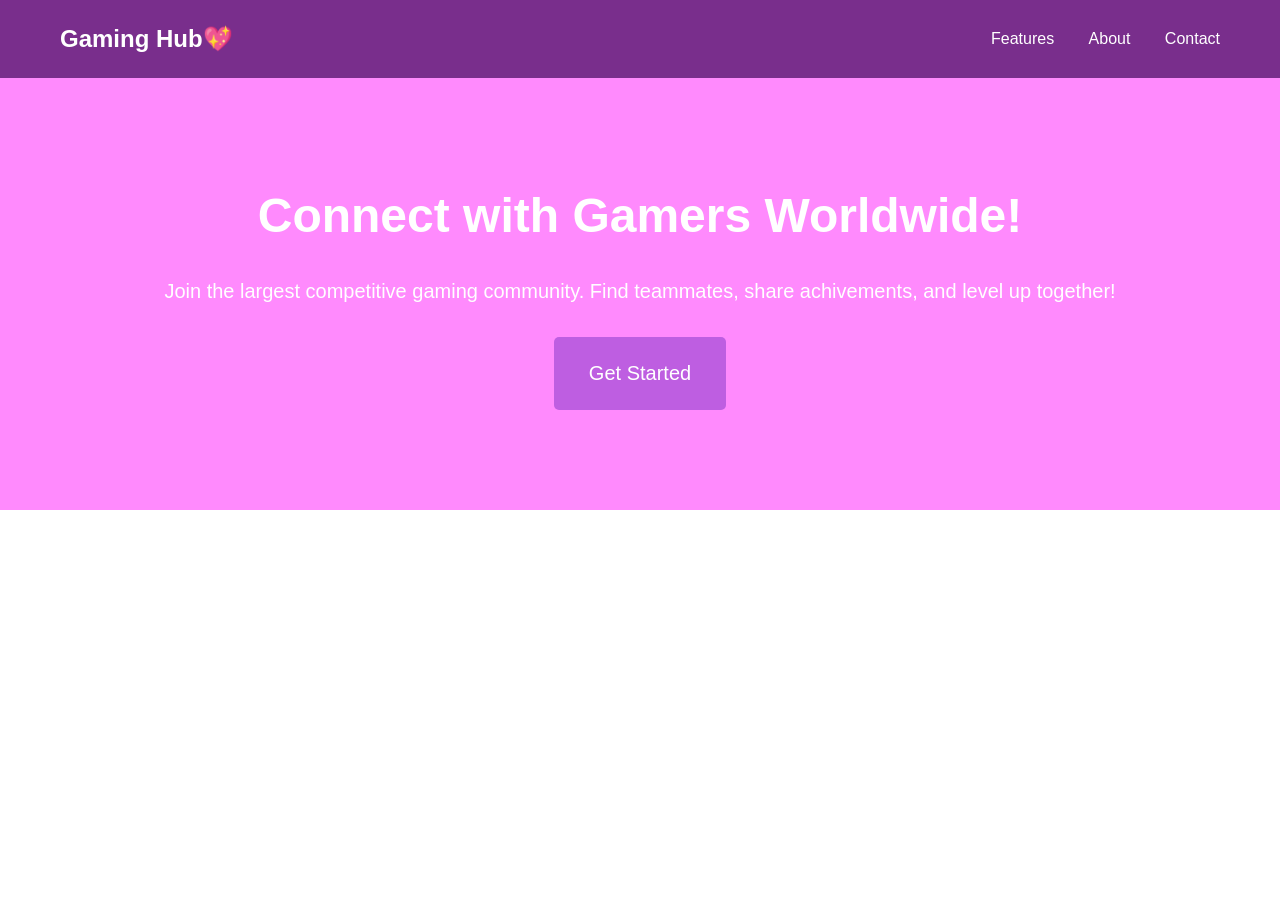
<file: index.html>
<!DOCTYPE html>
<html lang="en">
<head>
    <meta charset="UTF-8">
    <meta name="viewport" content="width=device-width, initial-scale=1.0">
    <title>GameHub - Your Gaming Community</title>
    <link rel="stylesheet" href="style.css">
</head>
<body>
    <header class="main-header">
        <div class="container">
            <div class="logo">Gaming Hub💖</div>
            <nav class="main-nav">
                <a href="#features">Features</a>
                <a href="about">About</a>
                <a href="contact">Contact</a>
            </nav>
        </div>
    </header>
    <section class="hero">
        <div class="container">
            <h1 class="hero-title">Connect with Gamers Worldwide!</h1>
            <p class="hero-subtitle">Join the largest competitive gaming community. Find teammates, share achivements, and level up together!</p>
            <button class="btn btn-primary">Get Started</button>
        </div>
    </section>

</body>
</html>
</file>
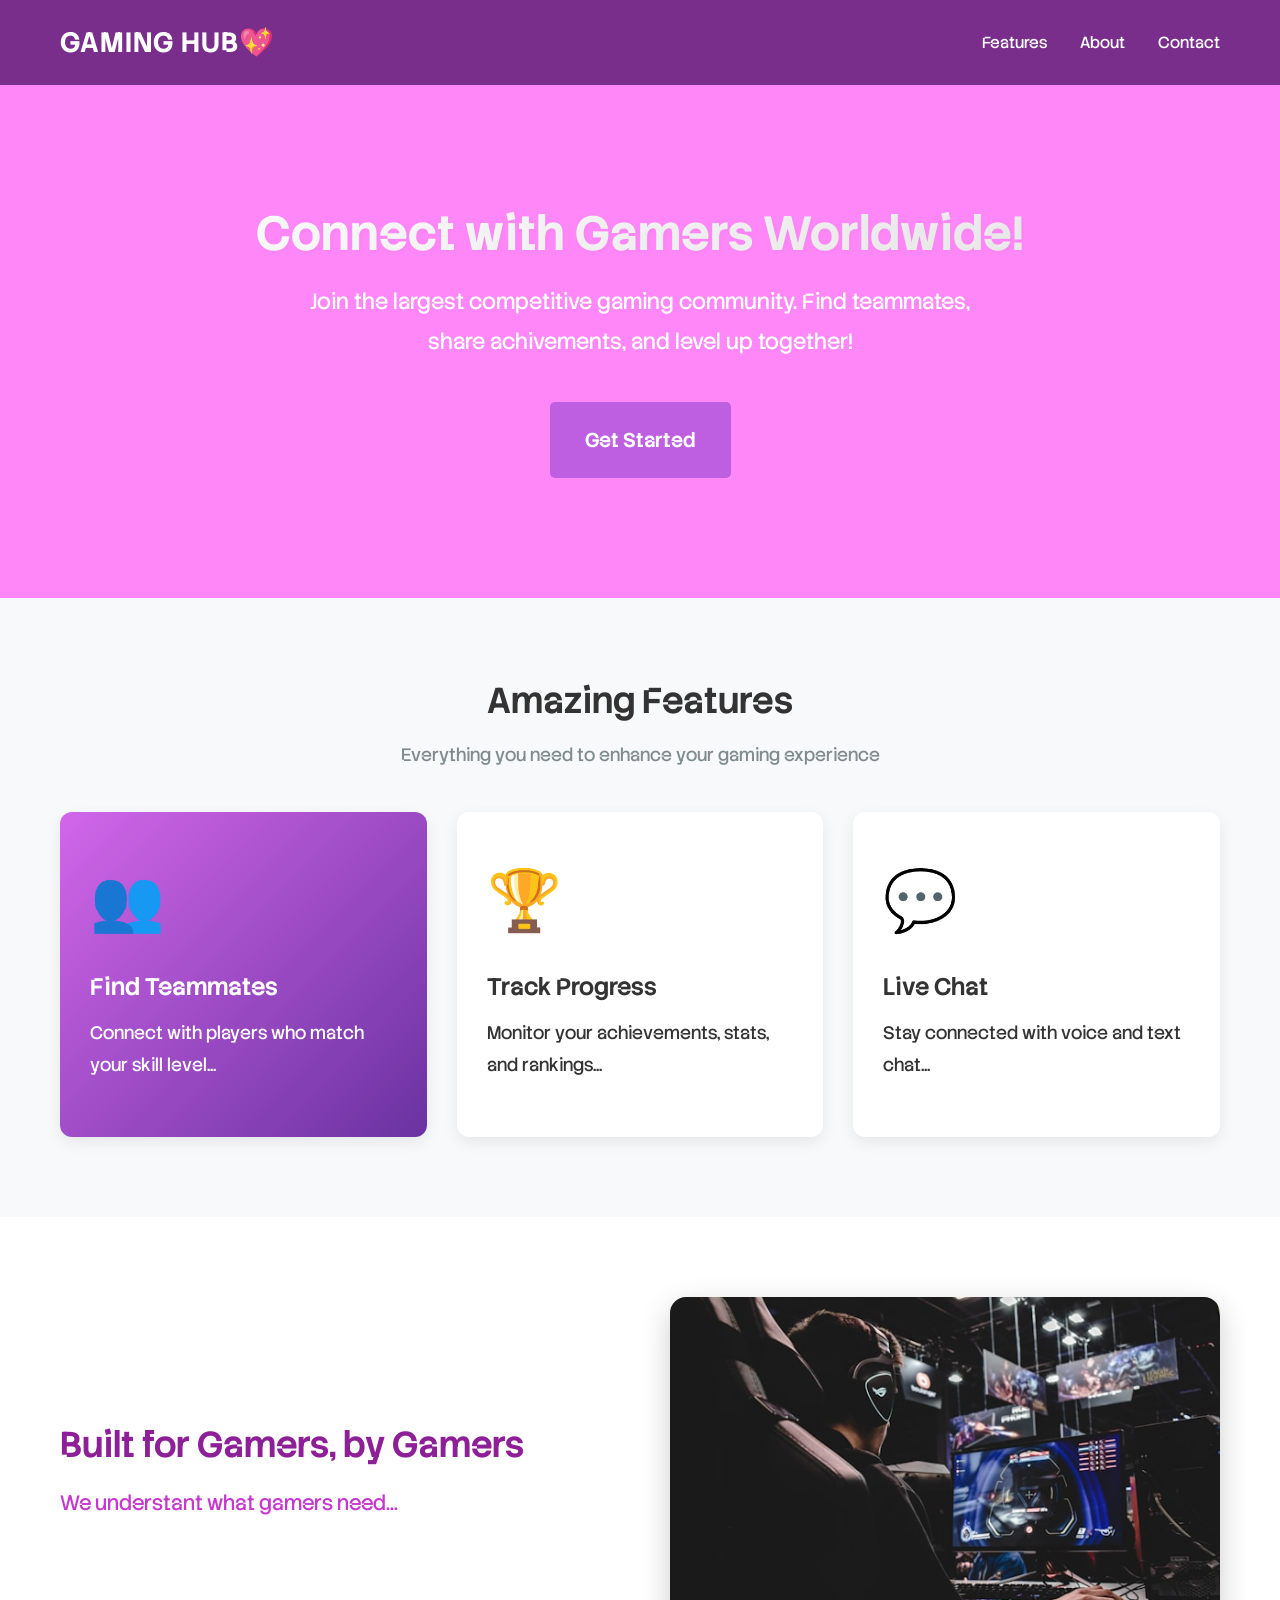
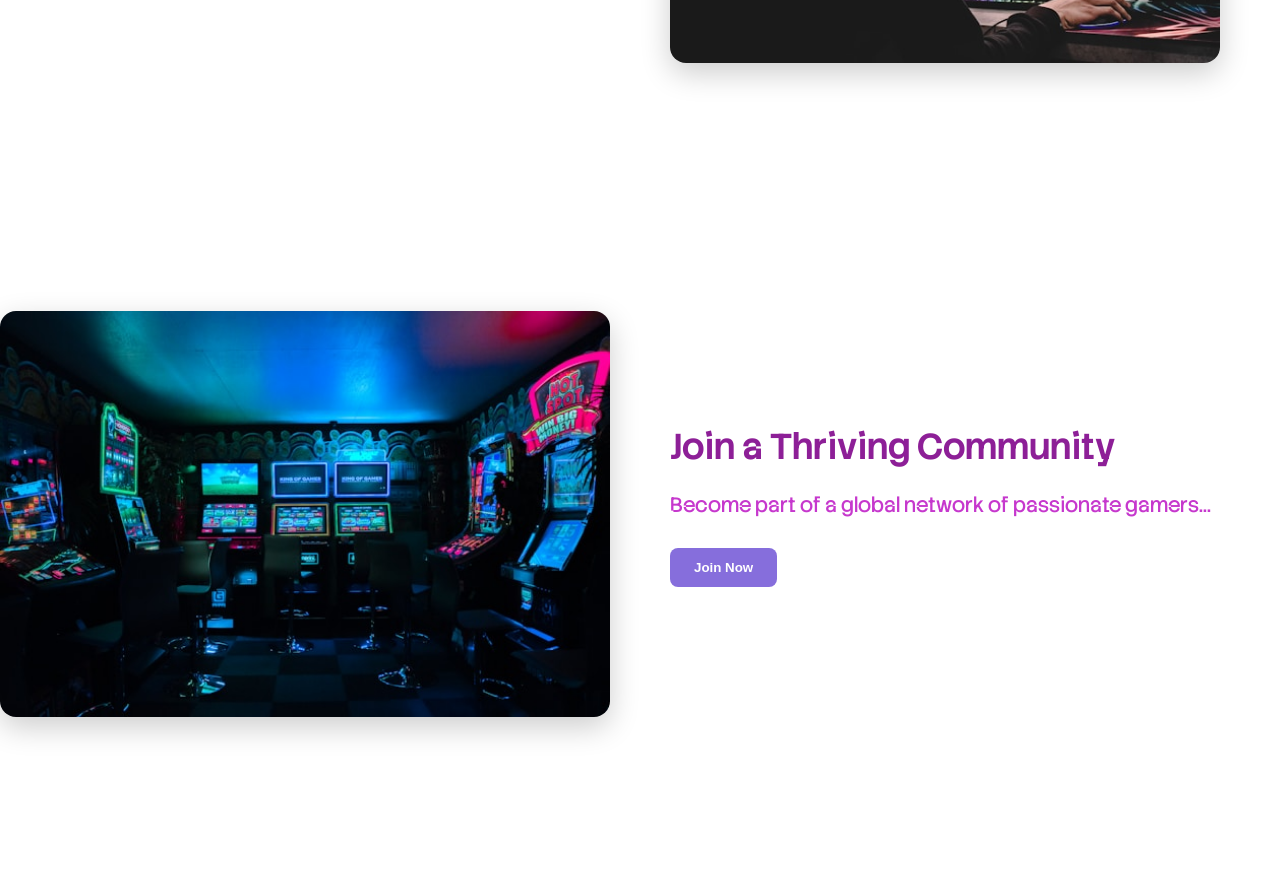
<file: Lesson10-Image-Text Sections/index.html>
<!DOCTYPE html>
<html lang="en">
<head>
    <meta charset="UTF-8">
    <meta name="viewport" content="width=device-width, initial-scale=1.0">
    <title>GameHub - Your Gaming Community</title>
    <link rel="stylesheet" href="style.css">
    <link rel="preconnect" href="https://fonts.googleapis.com">
    <link rel="preconnect" href="https://fonts.gstatic.com" crossorigin>
    <link rel="preconnect" href="https://fonts.googleapis.com">
    <link rel="preconnect" href="https://fonts.gstatic.com" crossorigin>
    <link href="https://fonts.googleapis.com/css2?family=Stack+Sans+Notch:wght@200..700&display=swap" rel="stylesheet">
<body>
    <header class="main-header">
        <div class="container">
            <div class="logo">Gaming Hub💖</div>
            <nav class="main-nav">
                <a href="#features">Features</a>
                <a href="about">About</a>
                <a href="contact">Contact</a>
            </nav>
        </div>
    </header>
    <section class="hero">
        <div class="container">
            <h1 class="hero-title">Connect with Gamers Worldwide!</h1>
            <p class="hero-subtitle">Join the largest competitive gaming community. Find teammates, share achivements, and level up together!</p>
            <button class="btn btn-primary">Get Started</button>
        </div>
    </section>

    <section id="features" class="features">
    <div class="container">
        <h2 class="section-title">Amazing Features</h2>
        <p class="section-subtitle">
            Everything you need to enhance your gaming experience
        </p>
        
        <br>
        
        <div class="features-grid">
            <div class="feature-card">
                <div class="feature-icon">👥</div>
                <h3>Find Teammates</h3>
                <p>
                    Connect with players who match your skill level...
                </p>
            </div>
            
            <div class="feature-card">
                <div class="feature-icon">🏆</div>
                <h3>Track Progress</h3>
                <p>
                    Monitor your achievements, stats, and rankings...
                </p>
            </div>
            
            <div class="feature-card">
                <div class="feature-icon">💬</div>
                <h3>Live Chat</h3>
                <p>
                    Stay connected with voice and text chat...
                </p>
            </div>
        </div>
    </div>
</section>

    <!-- About Section -->
     <section class="about" id="about">
        <div class="container">
            <div class="about-content">
                <div class="about-text">
                    <h2>Built for Gamers, by Gamers</h2>
                    <p>We understant what gamers need...</p>
                </div>
                <div class="about-image">
                <img src="images/gamers.jpg" alt="Gaming Setup" width="600px">
                </div>
            </div>
        </div>
     </section>
     <section class="community" id="community">
        <div class="community">
            <div class="community-content">
                <div class="community-text">
                    <h2>Join a Thriving Community</h2>
                    <p>Become part of a global network of passionate gamers...</p>
                    <button class="join-btn">Join Now</button>
                </div>
                <div class="community-image">
                <img src="images/community.jpg" alt="Gaming community" width="600px">
                </div>
            </div>
        </div>
     </section>
</body>
</html>
</file>
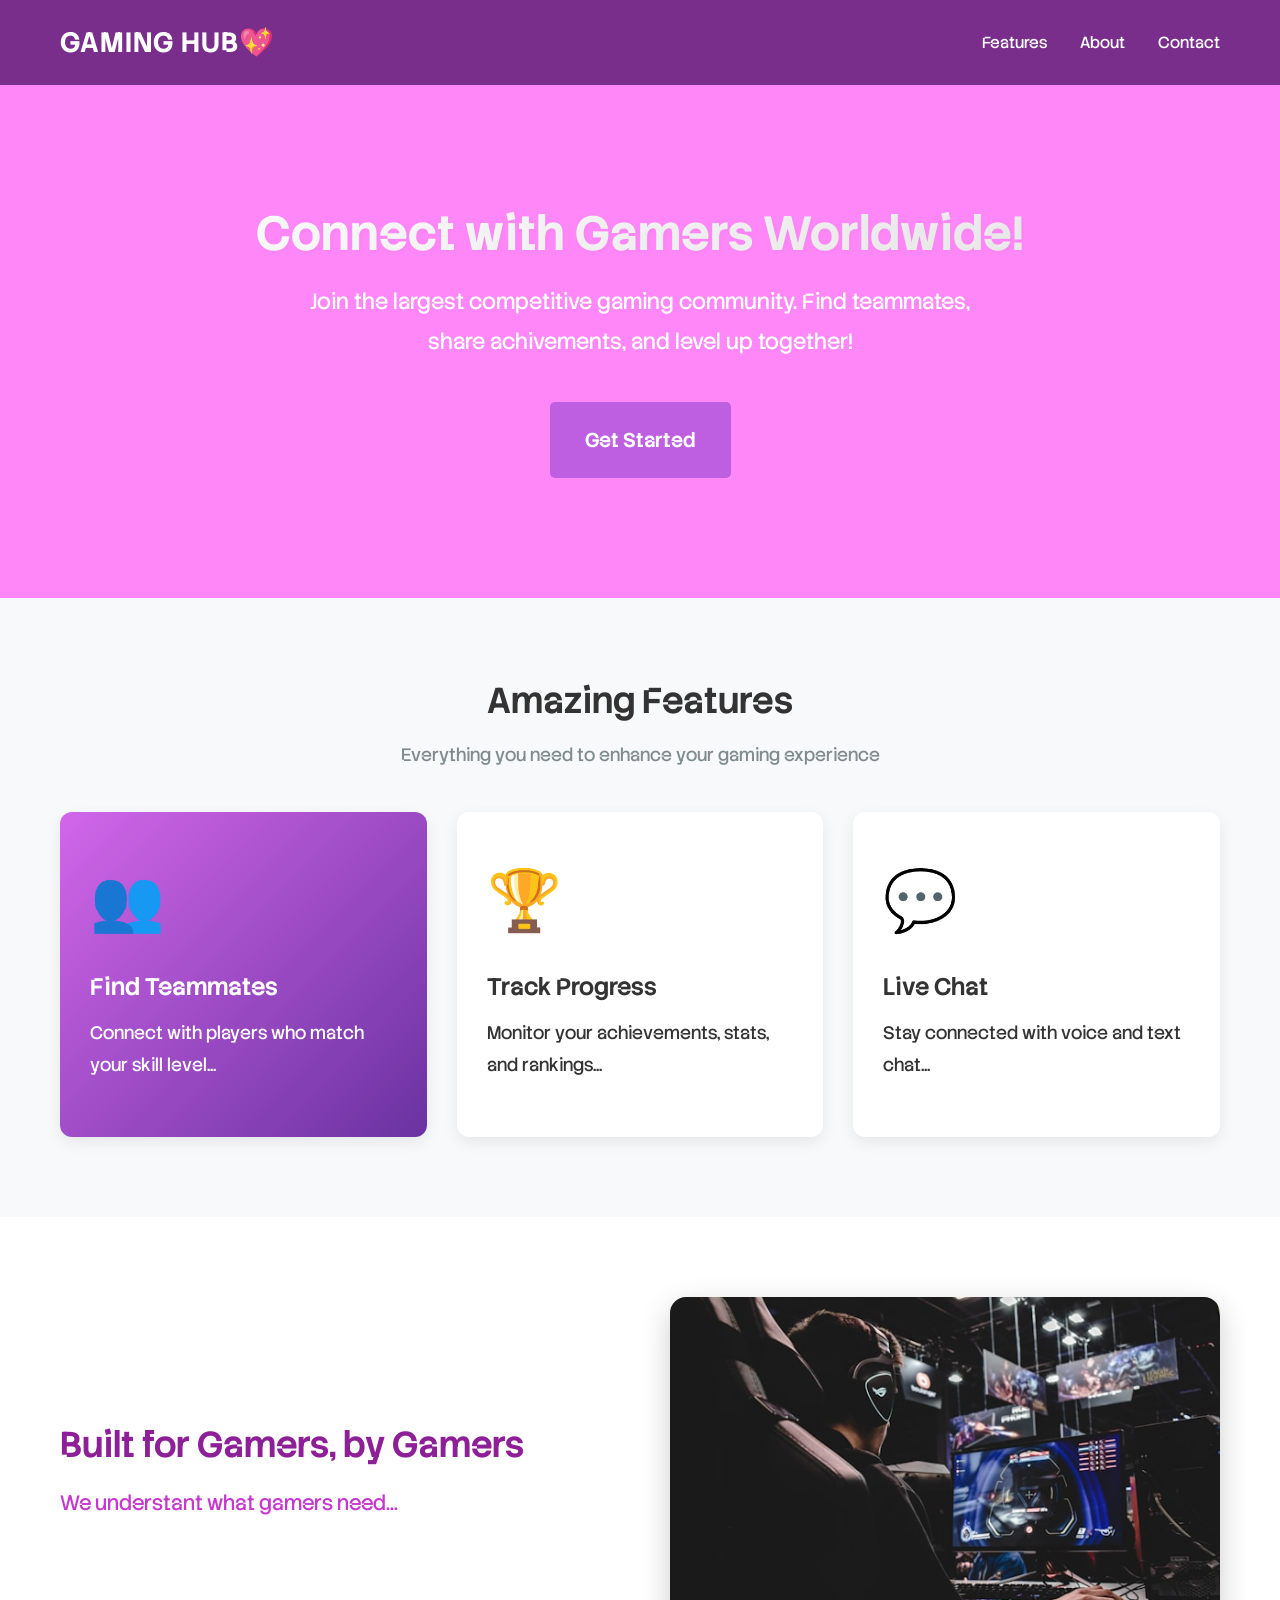
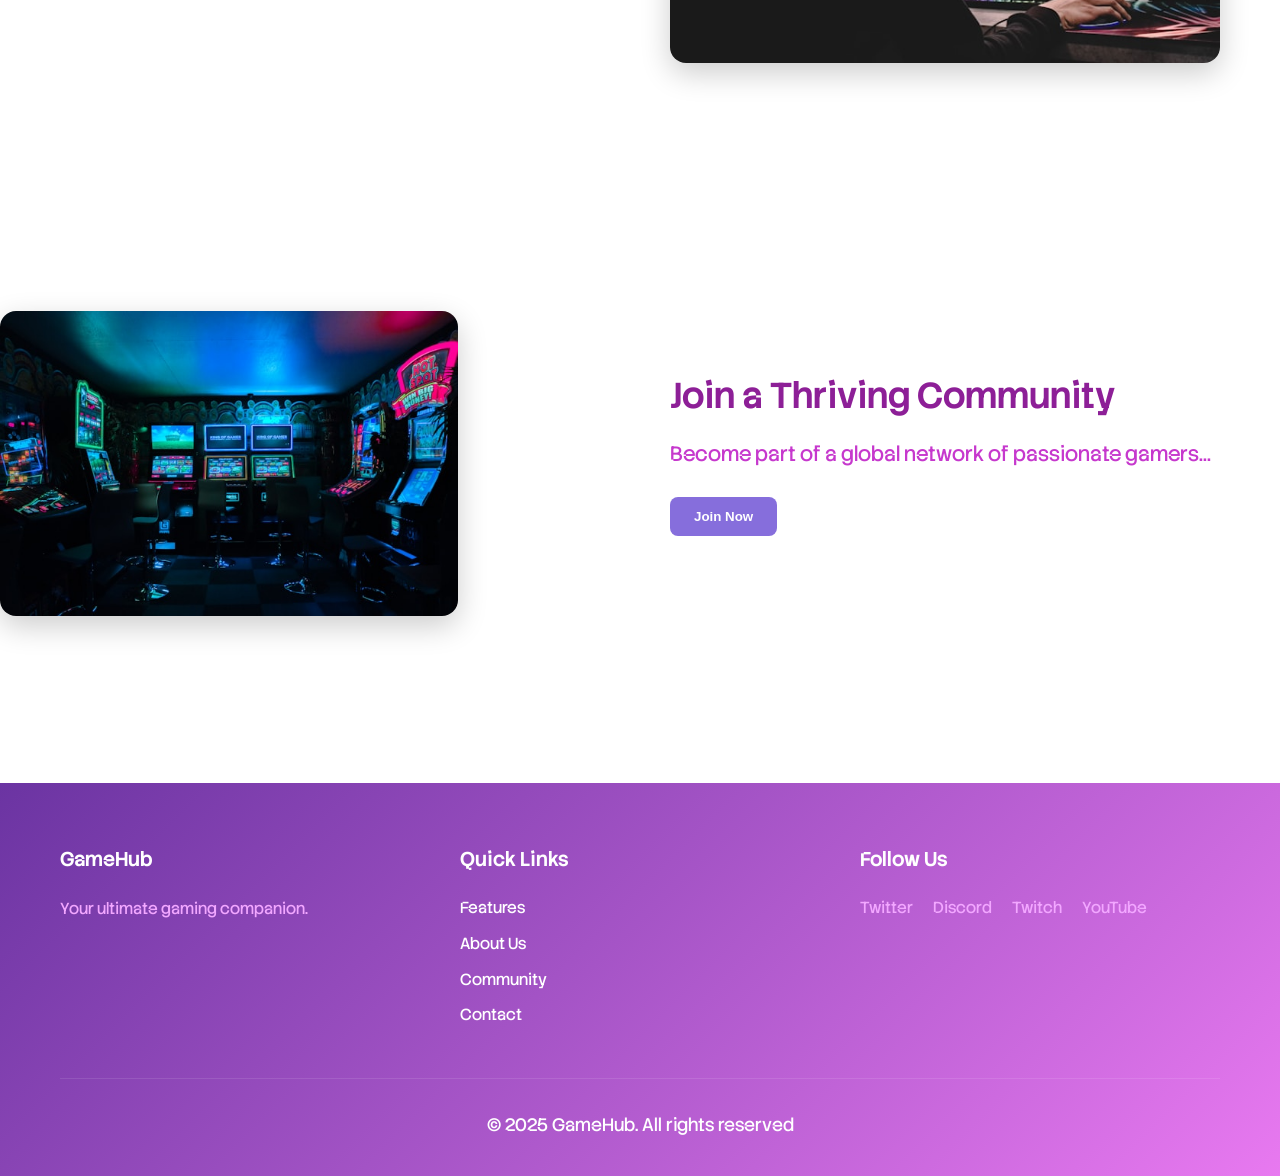
<file: Lesson12-Footer/index.html>
<!DOCTYPE html>
<html lang="en">
<head>
    <meta charset="UTF-8">
    <meta name="viewport" content="width=device-width, initial-scale=1.0">
    <title>GameHub - Your Gaming Community</title>
    <link rel="stylesheet" href="style.css">
    <link rel="preconnect" href="https://fonts.googleapis.com">
    <link rel="preconnect" href="https://fonts.gstatic.com" crossorigin>
    <link rel="preconnect" href="https://fonts.googleapis.com">
    <link rel="preconnect" href="https://fonts.gstatic.com" crossorigin>
    <link href="https://fonts.googleapis.com/css2?family=Stack+Sans+Notch:wght@200..700&display=swap" rel="stylesheet">
<body>
    <header class="main-header">
        <div class="container">
            <div class="logo">Gaming Hub💖</div>
            <nav class="main-nav">
                <a href="#features">Features</a>
                <a href="about">About</a>
                <a href="contact">Contact</a>
            </nav>
        </div>
    </header>
    <section class="hero">
        <div class="container">
            <h1 class="hero-title">Connect with Gamers Worldwide!</h1>
            <p class="hero-subtitle">Join the largest competitive gaming community. Find teammates, share achivements, and level up together!</p>
            <button class="btn btn-primary">Get Started</button>
        </div>
    </section>

    <section id="features" class="features">
    <div class="container">
        <h2 class="section-title">Amazing Features</h2>
        <p class="section-subtitle">
            Everything you need to enhance your gaming experience
        </p>
        
        <br>
        
        <div class="features-grid">
            <div class="feature-card">
                <div class="feature-icon">👥</div>
                <h3>Find Teammates</h3>
                <p>
                    Connect with players who match your skill level...
                </p>
            </div>
            
            <div class="feature-card">
                <div class="feature-icon">🏆</div>
                <h3>Track Progress</h3>
                <p>
                    Monitor your achievements, stats, and rankings...
                </p>
            </div>
            
            <div class="feature-card">
                <div class="feature-icon">💬</div>
                <h3>Live Chat</h3>
                <p>
                    Stay connected with voice and text chat...
                </p>
            </div>
        </div>
    </div>
</section>

    <!-- About Section -->
     <section class="about" id="about">
        <div class="container">
            <div class="about-content">
                <div class="about-text">
                    <h2>Built for Gamers, by Gamers</h2>
                    <p>We understant what gamers need...</p>
                </div>
                <div class="about-image">
                <img src="images/gamers.jpg" alt="Gaming Setup" width="600px">
                </div>
            </div>
        </div>
     </section>
     <section class="community" id="community">
        <div class="community">
            <div class="community-content">
                <div class="community-text">
                    <h2>Join a Thriving Community</h2>
                    <p>Become part of a global network of passionate gamers...</p>
                    <button class="join-btn">Join Now</button>
                </div>
                <div class="community-image">
                <img src="images/community.jpg" alt="Gaming community" width="600px">
                </div>
            </div>
        </div>
     </section>
     
     <footer class="main-footer" id="contact">
        <div class="container">
            <div class="footer-content">
                <div class="footer-section">
                    <h3>GameHub</h3>
                    <p>Your ultimate gaming companion.</p>
                </div>

                <div class="footer-section">
                    <h3>Quick Links</h3>
                    <!-- ul.footer-links>li*4>a -->
                    <ul class="footer-links">
                        <li><a href="#features"></a>Features</li>
                        <li><a href="#about"></a>About Us</li>
                        <li><a href="#community"></a>Community</li>
                        <li><a href="#contact"></a>Contact</li>
                    </ul>
                </div>

                <div class="footer-section">
                    <h3>Follow Us</h3>
                    <div class="social-links">
                        <a href="#">Twitter</a>
                        <a href="#">Discord</a>
                        <a href="#">Twitch</a>
                        <a href="#">YouTube</a>
                    </div>
                </div>

            </div>
          <div class="footer-bottom">
            <p>&copy; 2025 GameHub. All rights reserved</p>
          </div>
        </div>
     </footer>
</body>
</html>
</file>
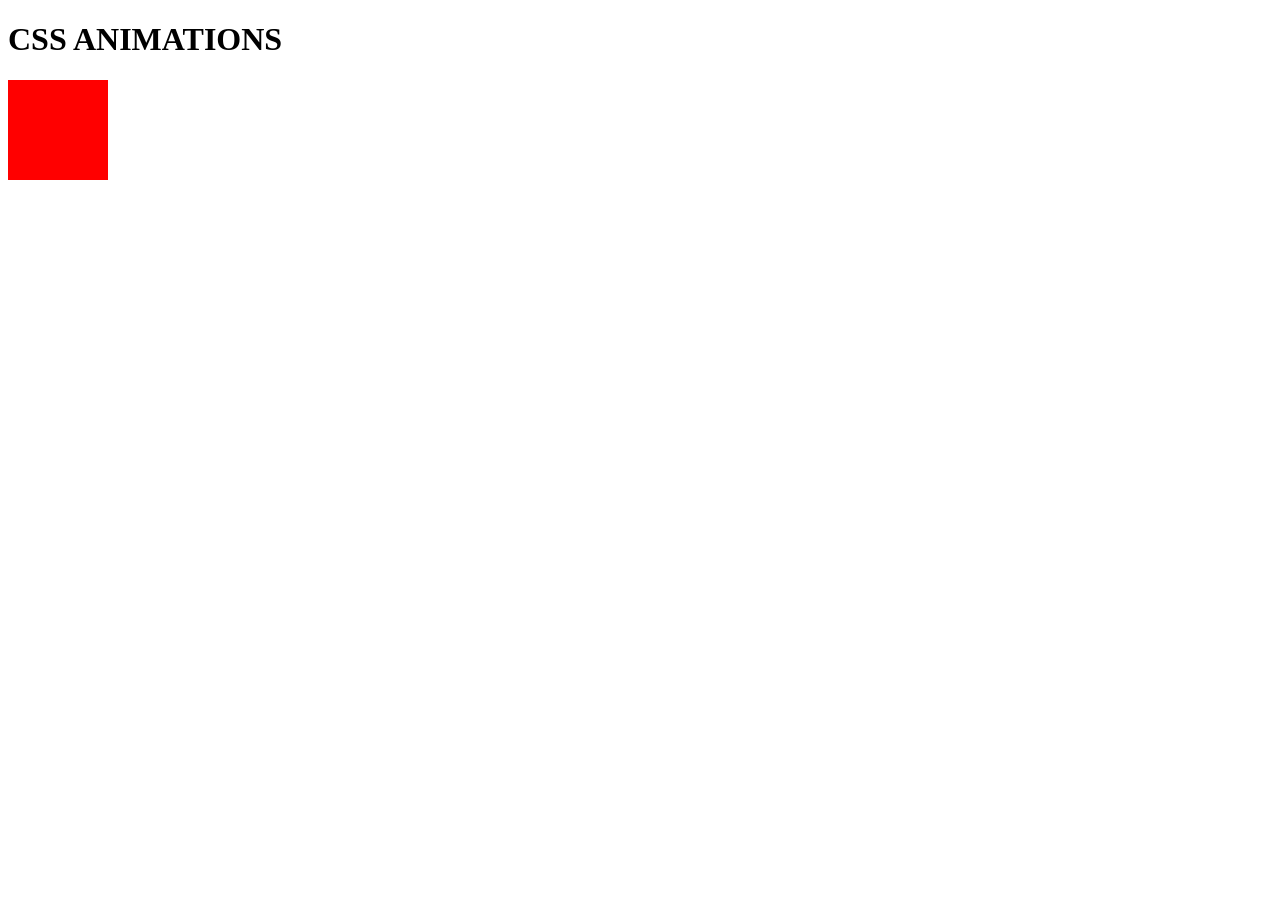
<file: Lesson13-Animations/index.html>
<!DOCTYPE html>
<html lang="en">
<head>
    <meta charset="UTF-8">
    <meta name="viewport" content="width=device-width, initial-scale=1.0">
    <title>Document</title>
    <link rel="stylesheet" href="style.css">
</head>
<body>
    <h1>CSS ANIMATIONS</h1>
    <div></div>
</body>
</html>
</file>
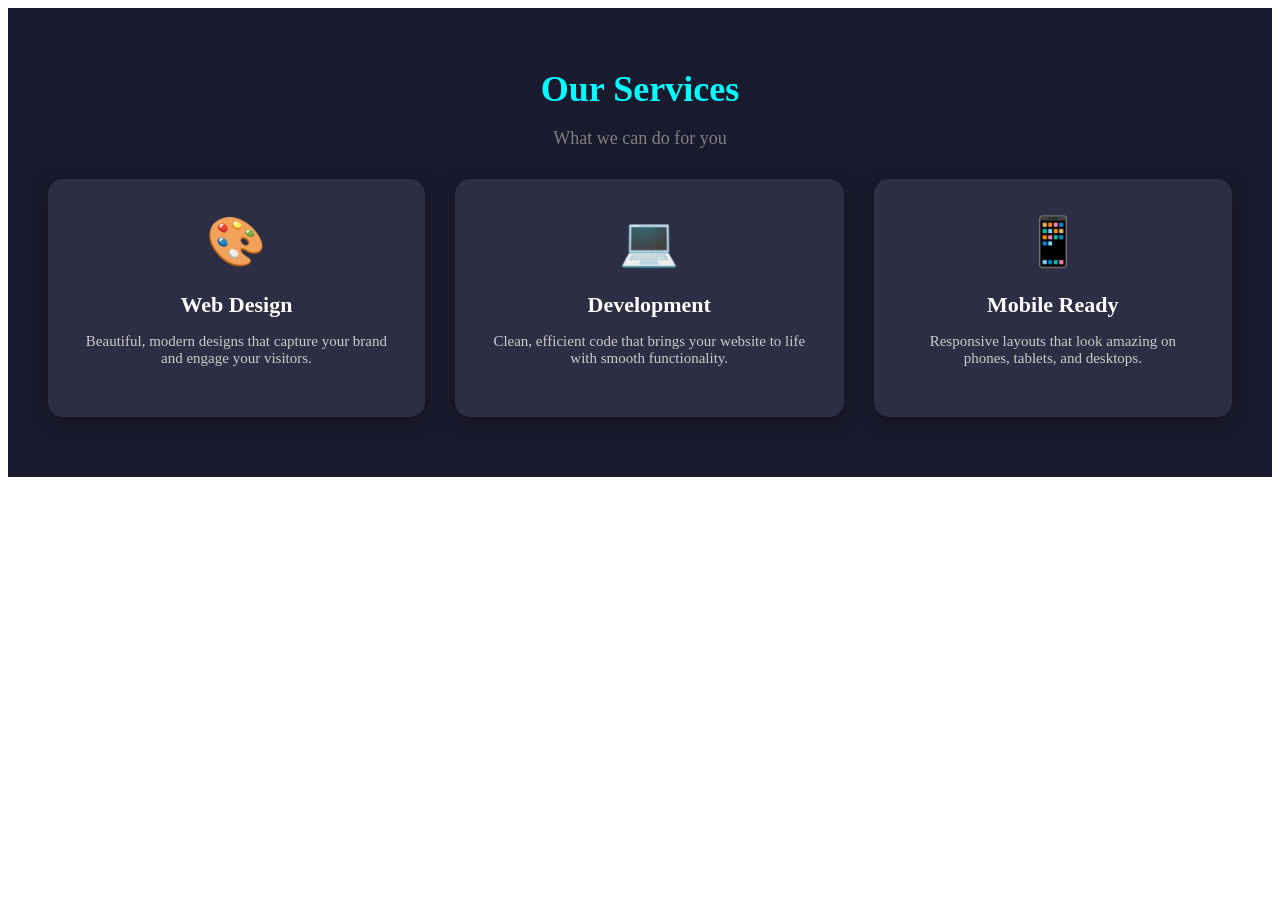
<file: Lesson15/index.html>
<!DOCTYPE html>
<html lang="en">
<head>
    <meta charset="UTF-8">
    <meta name="viewport" content="width=device-width, initial-scale=1.0">
    <title>TechServices - Practice Performance Task</title>
    <link rel="stylesheet" href="style.css">
</head>
<body>

    <!-- ============================================
         CSS PRACTICE PERFORMANCE TASK
         
         DO NOT MODIFY THIS HTML FILE!
         All your work should be in practice_styles.css
    ============================================= -->

    <section class="services">
        <h2 class="section-title">Our Services</h2>
        <p class="section-subtitle">What we can do for you</p>

        <div class="services-container">
            
            <div class="service-card">
                <div class="card-icon">🎨</div>
                <h3 class="card-title">Web Design</h3>
                <p class="card-description">Beautiful, modern designs that capture your brand and engage your visitors.</p>
            </div>

            <div class="service-card">
                <div class="card-icon">💻</div>
                <h3 class="card-title">Development</h3>
                <p class="card-description">Clean, efficient code that brings your website to life with smooth functionality.</p>
            </div>

            <div class="service-card">
                <div class="card-icon">📱</div>
                <h3 class="card-title">Mobile Ready</h3>
                <p class="card-description">Responsive layouts that look amazing on phones, tablets, and desktops.</p>
            </div>

        </div>
    </section>

</body>
</html>
</file>
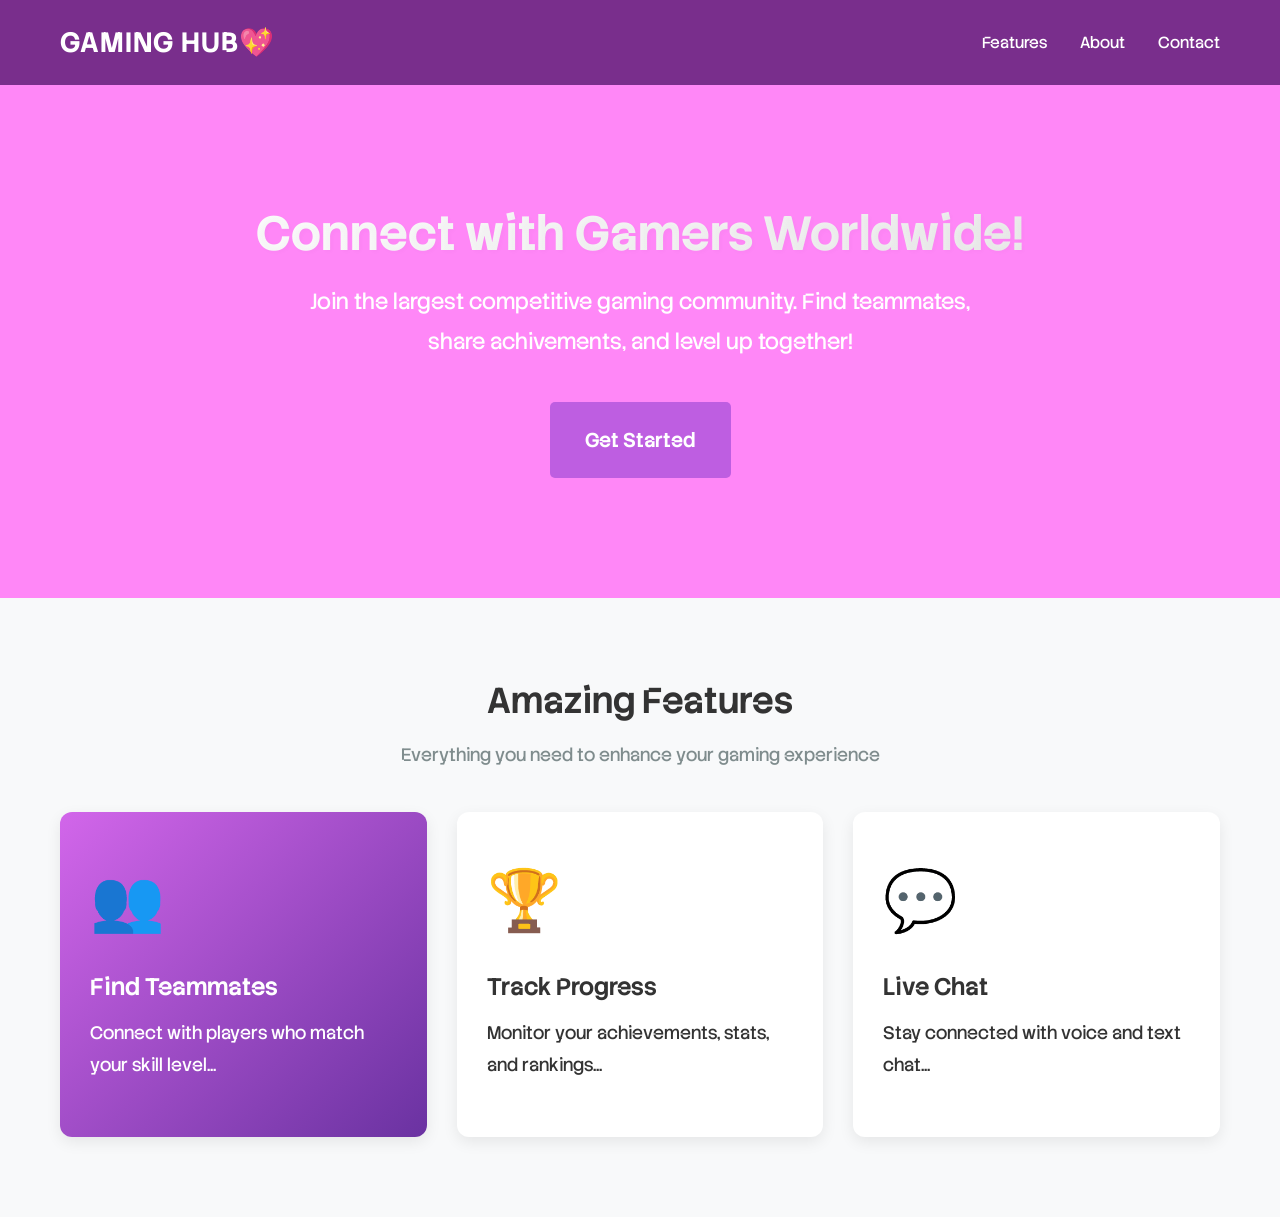
<file: Lesson8-Flexbox Card Layouts/index.html>
<!DOCTYPE html>
<html lang="en">
<head>
    <meta charset="UTF-8">
    <meta name="viewport" content="width=device-width, initial-scale=1.0">
    <title>GameHub - Your Gaming Community</title>
    <link rel="stylesheet" href="style.css">
    <link rel="preconnect" href="https://fonts.googleapis.com">
    <link rel="preconnect" href="https://fonts.gstatic.com" crossorigin>
    <link rel="preconnect" href="https://fonts.googleapis.com">
    <link rel="preconnect" href="https://fonts.gstatic.com" crossorigin>
    <link href="https://fonts.googleapis.com/css2?family=Stack+Sans+Notch:wght@200..700&display=swap" rel="stylesheet">
<body>
    <header class="main-header">
        <div class="container">
            <div class="logo">Gaming Hub💖</div>
            <nav class="main-nav">
                <a href="#features">Features</a>
                <a href="about">About</a>
                <a href="contact">Contact</a>
            </nav>
        </div>
    </header>
    <section class="hero">
        <div class="container">
            <h1 class="hero-title">Connect with Gamers Worldwide!</h1>
            <p class="hero-subtitle">Join the largest competitive gaming community. Find teammates, share achivements, and level up together!</p>
            <button class="btn btn-primary">Get Started</button>
        </div>
    </section>

    <section id="features" class="features">
    <div class="container">
        <h2 class="section-title">Amazing Features</h2>
        <p class="section-subtitle">
            Everything you need to enhance your gaming experience
        </p>
        
        <br>
        
        <div class="features-grid">
            <div class="feature-card">
                <div class="feature-icon">👥</div>
                <h3>Find Teammates</h3>
                <p>
                    Connect with players who match your skill level...
                </p>
            </div>
            
            <div class="feature-card">
                <div class="feature-icon">🏆</div>
                <h3>Track Progress</h3>
                <p>
                    Monitor your achievements, stats, and rankings...
                </p>
            </div>
            
            <div class="feature-card">
                <div class="feature-icon">💬</div>
                <h3>Live Chat</h3>
                <p>
                    Stay connected with voice and text chat...
                </p>
            </div>
        </div>
    </div>
</section>
</body>
</html>
</file>
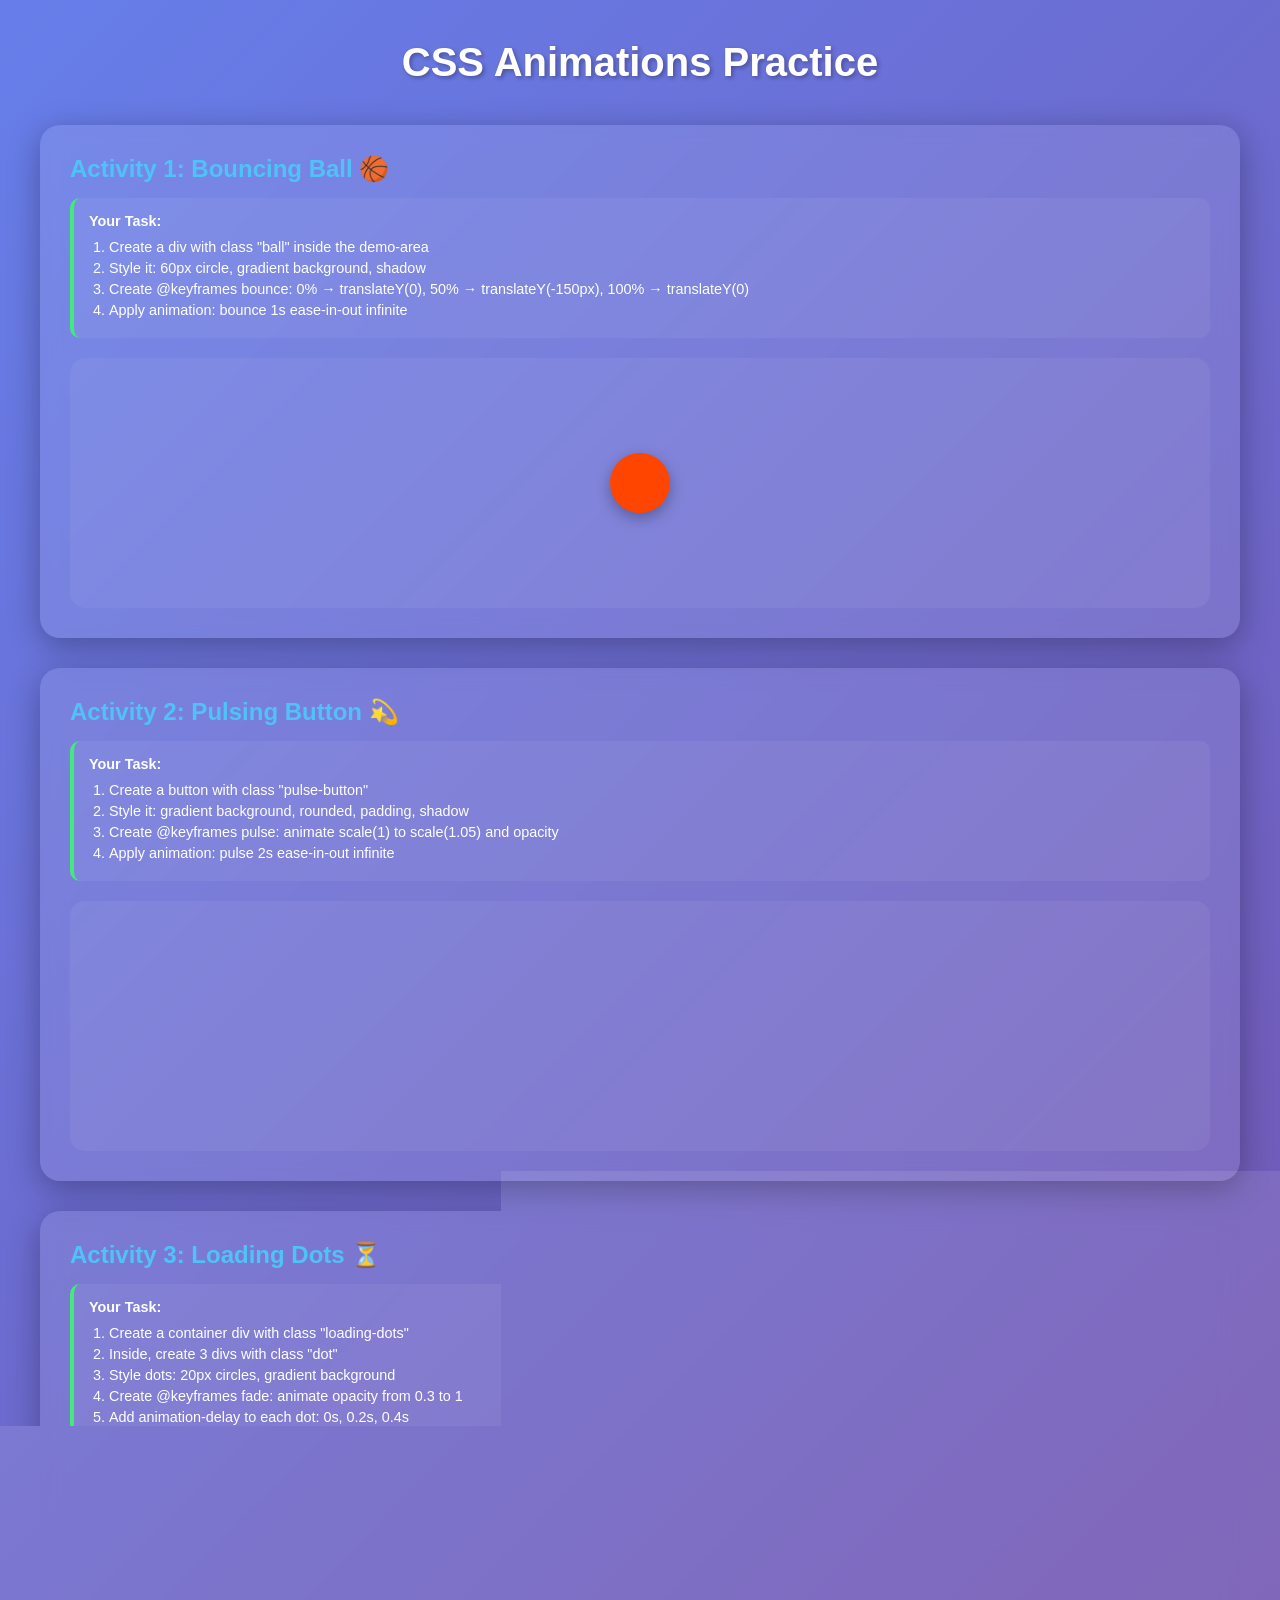
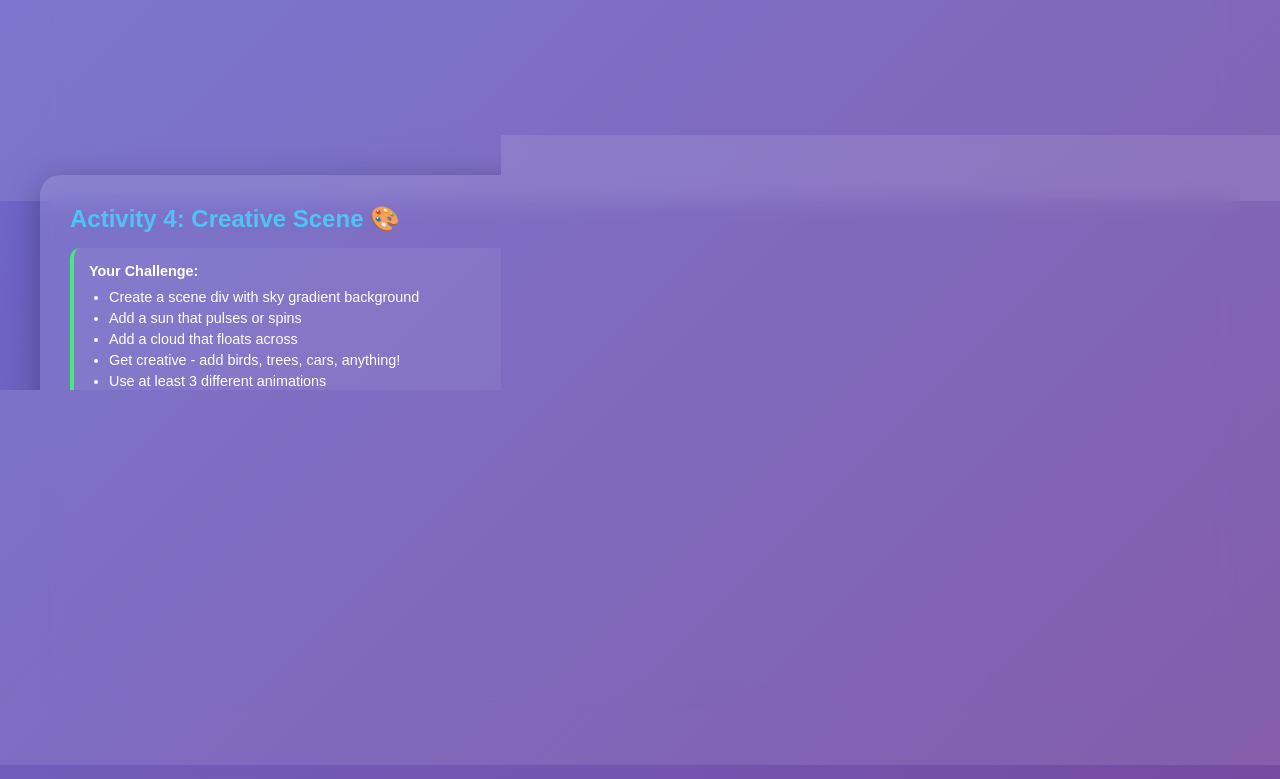
<file: Lesson13-Animations/Lesson13-Part2/L13_2_starter.html>
<!DOCTYPE html>
<html lang="en">
<head>
    <meta charset="UTF-8">
    <meta name="viewport" content="width=device-width, initial-scale=1.0">
    <title>CSS Animations Practice</title>
    <link rel="stylesheet" href="L13_2_style.css">
</head>
<body>
    <div class="container">
        <h1>CSS Animations Practice</h1>

        <!-- Activity 1: Bouncing Ball -->
        <div class="activity">
            <h2>Activity 1: Bouncing Ball 🏀</h2>
            <div class="instructions">
                <strong>Your Task:</strong>
                <ol>
                    <li>Create a div with class "ball" inside the demo-area</li>
                    <li>Style it: 60px circle, gradient background, shadow</li>
                    <li>Create @keyframes bounce: 0% → translateY(0), 50% → translateY(-150px), 100% → translateY(0)</li>
                    <li>Apply animation: bounce 1s ease-in-out infinite</li>
                </ol>
            </div>
            <div class="demo-area" id="activity1">
                <!-- TODO: Add your ball element here -->
                <div class="ball"></div>
            </div>
        </div>

        <!-- Activity 2: Pulsing Button -->
        <div class="activity">
            <h2>Activity 2: Pulsing Button 💫</h2>
            <div class="instructions">
                <strong>Your Task:</strong>
                <ol>
                    <li>Create a button with class "pulse-button"</li>
                    <li>Style it: gradient background, rounded, padding, shadow</li>
                    <li>Create @keyframes pulse: animate scale(1) to scale(1.05) and opacity</li>
                    <li>Apply animation: pulse 2s ease-in-out infinite</li>
                </ol>
            </div>
            <div class="demo-area" id="activity2">
                <!-- TODO: Add your button here -->
                
            </div>
        </div>

        <!-- Activity 3: Loading Dots -->
        <div class="activity">
            <h2>Activity 3: Loading Dots ⏳</h2>
            <div class="instructions">
                <strong>Your Task:</strong>
                <ol>
                    <li>Create a container div with class "loading-dots"</li>
                    <li>Inside, create 3 divs with class "dot"</li>
                    <li>Style dots: 20px circles, gradient background</li>
                    <li>Create @keyframes fade: animate opacity from 0.3 to 1</li>
                    <li>Add animation-delay to each dot: 0s, 0.2s, 0.4s</li>
                </ol>
            </div>
            <div class="demo-area" id="activity3">
                <!-- TODO: Add your loading dots here -->
                <div class="loading-dots">
                    <div class="dot"></div>
                    <div class="dot"></div>
                    <div class="dot"></div>
                </div>
            </div>
        </div>

        <!-- Activity 4: Creative Scene -->
        <div class="activity">
            <h2>Activity 4: Creative Scene 🎨</h2>
            <div class="instructions">
                <strong>Your Challenge:</strong>
                <ul>
                    <li>Create a scene div with sky gradient background</li>
                    <li>Add a sun that pulses or spins</li>
                    <li>Add a cloud that floats across</li>
                    <li>Get creative - add birds, trees, cars, anything!</li>
                    <li>Use at least 3 different animations</li>
                </ul>
            </div>
            <div class="demo-area" id="activity4">
                <!-- TODO: Build your creative scene here -->
                
            </div>
        </div>

    </div>
</body>
</html>
</file>
<file: style.css>
* {
    margin: 0;
    padding: 0;
    box-sizing: border-box;
}

body {
    font-family: 'Arial', sans-serif;
    line-height: 1.6;
    color: #333;
}

.container {
    max-width: 1200px;
    margin: 0 auto;
    padding: 0 20px;
}

.main-header {
    background-color: #792e8c;
    padding: 20px 0;
}

.main-header .container {
    display: flex;
    justify-content: space-between;
    align-items: center;
}

.logo {
    font-size: 24px;
    font-weight: bold;
    color: #ffffff;
    transition: transform 0.3s ease;
}

.logo:hover {
    transform: scale(1.1);
    cursor: pointer;
}

.main-nav a {
    color: #ffffff;
    text-decoration: none;
    margin-left: 30px;
    transition: color 0.4s ease;
}

.main-nav a:hover {
    color: #74e3ff;
        text-decoration: underline;
}

.main-nav a:focus {
    outline: 2px solid #74e3ff;
    outline-offset: 4px;
}

.hero {
    background-color: #ff8afd;
    color: #ffffff;
    padding: 100px 0;
    text-align: center;
}

.hero-title {
    font-size: 48px;
    margin-bottom: 20px;
    transition: color 0.3s ease, transform 0.3s ease;
}

.hero-title:hover {
    color: #d2f5ff;
    transform: scale(1.02);
}

.hero-subtitle {
    font-size: 20px;
    margin-bottom: 30px;
}

.btn {
    padding: 25px 35px;
    font-size: 20px;
    border: none;
    border-radius: 5px;
    cursor: pointer;
    transition: transform 0.3s ease, opacity 0.3s ease;
}

.btn:hover {
    transform: translateY(-2px) scale(1.05);
    opacity: 0.9;
}

.btn:active {
    transform: translateY(0);
}

.btn-primary {
    background-color: #be5ee1;
    color: #ffffff;
}
</file>
<file: Lesson10-Image-Text Sections/style.css>
* {
    margin: 0;
    padding: 0;
    box-sizing: border-box;
}

body {
    font-family: 'Arial', sans-serif;
    line-height: 1.6;
    color: #333;
}

.container {
    max-width: 1200px;
    margin: 0 auto;
    padding: 0 20px;
}

.main-header {
    background-color: #792e8c;
    padding: 20px 0;
}

.main-header .container {
    display: flex;
    justify-content: space-between;
    align-items: center;
}

.logo {
    font-size: 28px;
    font-weight: 700;
    color: #ffffff;
    letter-spacing: 1px;
    text-transform: uppercase;
    transition: transform 0.3s ease;
}

.logo:hover {
    transform: scale(1.1);
    cursor: pointer;
}

.main-nav a {
    color: #ffffff;
    text-decoration: none;
    margin-left: 30px;
    transition: color 0.4s ease;
}

.main-nav a:hover {
    color: #74e3ff;
        text-decoration: underline;
}

.main-nav a:focus {
    outline: 2px solid #74e3ff;
    outline-offset: 4px;
}

.hero {
    background-color: #ff8afd;
    color: #ffffff;
    padding: 100px 0;
    text-align: center;
}

.hero-title {
    font-size: 48px;
    margin-bottom: 20px;
    transition: color 0.3s ease, transform 0.3s ease;
    text-shadow: 2px 2px 4px rgba(0,0,0,0.02);
    background: linear-gradient(135deg, #ffffff 0%, #e7e7e7 100%);
    -webkit-background-clip: text;
    -webkit-text-fill-color: transparent;
    background-clip: text;
}

.hero-title:hover {
    color: #d2f5ff;
    transform: scale(1.02);
}

.hero-subtitle {
    font-size: 20px;
    margin-bottom: 30px;
}

.btn {
    padding: 25px 35px;
    font-size: 20px;
    border: none;
    border-radius: 5px;
    cursor: pointer;
    transition: transform 0.3s ease, opacity 0.3s ease;
    font-weight: 600;
    font-family: Stack Sans Notch;
}

.btn:hover {
    transform: translateY(-2px) scale(1.05);
    opacity: 0.9;
}

.btn:active {
    transform: translateY(0);
}

.btn-primary {
    background-color: #be5ee1;
    color: #ffffff;
}

.feature-card:nth-child(1) {
    background: linear-gradient(135deg, #d266ea 0%, #6a32a1 100%);
    color: white;
}

.feature-card:nth-child(1) h3, .feature-card:nth-child(1) p {
    color: white;
}

.feature-icon {
    font-size: 60px;
    margin-bottom: 20px;
    transition: transform 0.3s ease;
}

.feature-card:hover .feature-icon {
    transform: scale(1.2) rotate(5deg);
}

.feature-card {
    min-width: 280px;
}

feature-icon {
    font-size: 60px;
    width: 100px;
    height: 100px;
    background-color: #cde1eb;
    border-radius: 50%;
    display: flex;
    align-items: center;
    justify-content: center;
    margin: 0 auto 20px;
}

.features { padding: 80px 0; background-color: #f8f9fa; }
.section-title { text-align: center; font-size: 36px; }
.section-subtitle { text-align: center; color: #7f8c8d; }

.features-grid {
    display: flex;
    justify-content: space-between;
    gap: 30px;
}

.feature-card {
    background-color: #ffffff;
    padding: 40px 30px;
    border-radius: 12px;
    box-shadow: 0 5px 15px rgba(0,0,0,0.08);
    flex: 1;
    transition: transform 0.3s, box-shadow 0.3s;
}

.feature-card:hover {
    transform: translateY(-10px);
    box-shadow: 0 10px 25px rgba(0,0,0,0.15);
}

body {
    font-family: Stack Sans Notch;
    line-height: 1.6;
    color: #333;
}

h1 {
    font-size: 56px;
    font-weight: 700;
    line-height: 1.2;
}

h2 {
    font-size: 36px;
    font-weight: 600;
    line-height: 1.3;
    margin-bottom: 15px;
}

h3 {
    font-size: 24px;
    font-weight: 600;
    margin-bottom: 10px;
}

p {
    font-size: 18px;
    line-height: 1.8;
    margin-bottom: 15px;
}

.hero-title {
    margin-bottom: 20px;
    text-shadow: 2px 2px 4px rgba(0,0,0,0.02);
}

.hero {
    background-color: #ff87f7;
    color: #ffffff;
    padding: 120px 0;
    text-align: center;
}

.hero-subtitle {
    font-size: 22px;
    margin-bottom: 40px;
    max-width: 700px;
    margin-left: auto;
    margin-right: auto;
}

.about {
    padding: 80px 0;
    background-color: white;
}

.about-content {
    display: flex;
    align-items: center;
    gap: 60px;
}

.about-text {
    flex: 1;
}

.about-image {
    flex: 1;
}

.about-text h2 {
    color: #8d1f97
}

.about-text p {
    color: #c638cd;
    font-size: 1.3rem;
    line-height: 1.8;
    margin-bottom: 1.5rem;
}

.about-image img {
    width: 100%;
    border-radius: 16px;
    box-shadow: 0 10px 30px rgba(0,0,0,0.2);
}

.community {
    padding: 80px 0;
    background-color: white;
}

.community-content {
    display: flex;
    align-items: center;
    gap: 60px;
}

.community-text {
    flex: 1;
}

.community-image {
    flex: 1;
}

.community-text {
    color: #8d1f97;
    margin-bottom: 25px;
}

.community-text p {
    color: #c638cd;
    font-size: 1.3rem;
    line-height: 1.8;
    margin-bottom: 1.5rem;
}

.join-btn {
    background: #866edc;
    color: white;
    border: none;
    padding: 12px 24px;
    border-radius: 8px;
    font-weight: 600;
    cursor: pointer;
}

.community-image img {
    width: 100%;
    border-radius: 16px;
}

.community-image img {
    box-shadow: 0 10px 30px rgba(0,0,0,0.2);
}

.community-content {
    flex-direction: row-reverse;
}
</file>
<file: Lesson12-Footer/style.css>
* {
    margin: 0;
    padding: 0;
    box-sizing: border-box;
}

body {
    font-family: 'Arial', sans-serif;
    line-height: 1.6;
    color: #333;
}

.container {
    max-width: 1200px;
    margin: 0 auto;
    padding: 0 20px;
}

.main-header {
    background-color: #792e8c;
    padding: 20px 0;
}

.main-header .container {
    display: flex;
    justify-content: space-between;
    align-items: center;
}

.logo {
    font-size: 28px;
    font-weight: 700;
    color: #ffffff;
    letter-spacing: 1px;
    text-transform: uppercase;
    transition: transform 0.3s ease;
}

.logo:hover {
    transform: scale(1.1);
    cursor: pointer;
}

.main-nav a {
    color: #ffffff;
    text-decoration: none;
    margin-left: 30px;
    transition: color 0.4s ease;
}

.main-nav a:hover {
    color: #74e3ff;
        text-decoration: underline;
}

.main-nav a:focus {
    outline: 2px solid #74e3ff;
    outline-offset: 4px;
}

.hero {
    background-color: #ff8afd;
    color: #ffffff;
    padding: 100px 0;
    text-align: center;
}

.hero-title {
    font-size: 48px;
    margin-bottom: 20px;
    transition: color 0.3s ease, transform 0.3s ease;
    text-shadow: 2px 2px 4px rgba(0,0,0,0.02);
    background: linear-gradient(135deg, #ffffff 0%, #e7e7e7 100%);
    -webkit-background-clip: text;
    -webkit-text-fill-color: transparent;
    background-clip: text;
}

.hero-title:hover {
    color: #d2f5ff;
    transform: scale(1.02);
}

.hero-subtitle {
    font-size: 20px;
    margin-bottom: 30px;
}

.btn {
    padding: 25px 35px;
    font-size: 20px;
    border: none;
    border-radius: 5px;
    cursor: pointer;
    transition: transform 0.3s ease, opacity 0.3s ease;
    font-weight: 600;
    font-family: Stack Sans Notch;
}

.btn:hover {
    transform: translateY(-2px) scale(1.05);
    opacity: 0.9;
}

.btn:active {
    transform: translateY(0);
}

.btn-primary {
    background-color: #be5ee1;
    color: #ffffff;
}

.feature-card:nth-child(1) {
    background: linear-gradient(135deg, #d266ea 0%, #6a32a1 100%);
    color: white;
}

.feature-card:nth-child(1) h3, .feature-card:nth-child(1) p {
    color: white;
}

.feature-icon {
    font-size: 60px;
    margin-bottom: 20px;
    transition: transform 0.3s ease;
}

.feature-card:hover .feature-icon {
    transform: scale(1.2) rotate(5deg);
}

.feature-card {
    min-width: 280px;
}

feature-icon {
    font-size: 60px;
    width: 100px;
    height: 100px;
    background-color: #cde1eb;
    border-radius: 50%;
    display: flex;
    align-items: center;
    justify-content: center;
    margin: 0 auto 20px;
}

.features { padding: 80px 0; background-color: #f8f9fa; }
.section-title { text-align: center; font-size: 36px; }
.section-subtitle { text-align: center; color: #7f8c8d; }

.features-grid {
    display: flex;
    justify-content: space-between;
    gap: 30px;
}

.feature-card {
    background-color: #ffffff;
    padding: 40px 30px;
    border-radius: 12px;
    box-shadow: 0 5px 15px rgba(0,0,0,0.08);
    flex: 1;
    transition: transform 0.3s, box-shadow 0.3s;
}

.feature-card:hover {
    transform: translateY(-10px);
    box-shadow: 0 10px 25px rgba(0,0,0,0.15);
}

body {
    font-family: Stack Sans Notch;
    line-height: 1.6;
    color: #333;
}

h1 {
    font-size: 56px;
    font-weight: 700;
    line-height: 1.2;
}

h2 {
    font-size: 36px;
    font-weight: 600;
    line-height: 1.3;
    margin-bottom: 15px;
}

h3 {
    font-size: 24px;
    font-weight: 600;
    margin-bottom: 10px;
}

p {
    font-size: 18px;
    line-height: 1.8;
    margin-bottom: 15px;
}

.hero-title {
    margin-bottom: 20px;
    text-shadow: 2px 2px 4px rgba(0,0,0,0.02);
}

.hero {
    background-color: #ff87f7;
    color: #ffffff;
    padding: 120px 0;
    text-align: center;
}

.hero-subtitle {
    font-size: 22px;
    margin-bottom: 40px;
    max-width: 700px;
    margin-left: auto;
    margin-right: auto;
}

.about {
    padding: 80px 0;
    background-color: white;
}

.about-content {
    display: flex;
    align-items: center;
    gap: 60px;
}

.about-text {
    flex: 1;
}

.about-image {
    flex: 1;
}

.about-text h2 {
    color: #8d1f97
}

.about-text p {
    color: #c638cd;
    font-size: 1.3rem;
    line-height: 1.8;
    margin-bottom: 1.5rem;
}

.about-image img {
    width: 100%;
    height: auto;
    border-radius: 16px;
    box-shadow: 0 10px 30px rgba(0,0,0,0.2);
    transition: transform 0.3s ease;
}

.about-image img:hover, .community-image img:hover {
    transform: scale(1.1);
}

.community {
    padding: 80px 0;
    background-color: white;
}

.community-content {
    display: flex;
    align-items: center;
    gap: 60px;
}

.community-text {
    flex: 1;
}

.community-image {
    flex: 1;
}

.community-text {
    color: #8d1f97;
    margin-bottom: 25px;
}

.community-text p {
    color: #c638cd;
    font-size: 1.3rem;
    line-height: 1.8;
    margin-bottom: 1.5rem;
}

.join-btn {
    background: #866edc;
    color: white;
    border: none;
    padding: 12px 24px;
    border-radius: 8px;
    font-weight: 600;
    cursor: pointer;
}

.community-image img {
    box-shadow: 0 10px 30px rgba(0,0,0,0.2);
    transition: transform 0.3s ease;
    width: 75%;
    height: auto;
    border-radius: 16px;
}

.community-content {
    flex-direction: row-reverse;
}

.main-footer {
    background: linear-gradient(135deg, #6b34a2 0%, #e879f0 100%);
    color: white;
    padding: 60px 0 20px;
}

.footer-content {
    display: flex;
    justify-content: space-between;
    gap: 40px;
    margin-bottom: 40px;
}

.footer-section {
    flex: 1;
    min-width: 250px;
}

.footer-section h3 {
    color: #ffffff;
    margin-bottom: 20px;
    font-size: 20px;
}

.footer-section p {
    color: #f2a7ff;
    font-size: 16px;
}

.footer-links {
    list-style: none;
}

.footer-links li {
    margin-bottom: 10px;
}

.footer-links a {
    color: #f2a7ff;
    text-decoration: none;
    transition: color 0.3s ease;
}

.footer-links a:hover {
    color: #a64ae4;
}

.social-links {
    display: flex;
    gap: 20px;
    flex-wrap: wrap;
}

.social-links a {
    color: #f2a7ff;
    text-decoration: none;
    font-size: 16px;
    transition: color 0.3s ease;
}

.social-links a:hover {
    color: #a64ae4;
}

.footer-bottom {
    text-align: center;
    padding-top: 30px;
    border-top: 1px solid rgba(255,255,255,0.1);
    color: #ffffff;
}

.footer-bottom a {
    color: #ffffff;
    text-decoration: none;
    transition: color 0.3s ease;
}

.footer-bottom a:hover {
    color: #b915c8;
}
</file>
<file: Lesson13-Animations/style.css>
div {
    width: 100px;
    height: 100px;
    background-color: red;
    position: relative;
    /* animation-name: example;
    animation-duration: 4s; */
    animation: moveColorTransform 3s infinite;
}

@keyframes example {
    from {background-color: red;}
    to {background-color: yellow;}
}

@keyframes example {
    0% {background-color: red;}
    25% {background-color: yellow;}
    50% {background-color: aquamarine;}
    75% {background-color: darkorchid;}
    100% {background-color: magenta;}
}

@keyframes moveColor {
    0% {background-color: red; left:0; top:0;}
    25% {background-color: yellow; left:150px; top:0;}
    50% {background-color: aquamarine; left:150px; top:150px;}
    75% {background-color: darkorchid; left:0px; top:150px;}
    100% {background-color: red; left:0px; top:0;}
}

@keyframes moveColorTransform {
    0% {background-color: red; transform: rotate(0deg) scale(1);}
    25% {background-color: yellow; transform: rotate(90deg) scale(1.2);}
    50% {background-color: aquamarine; transform: rotate(180deg) scale(1);}
    75% {background-color: darkorchid; transform: rotate(270deg) scale(1.2);}
    100% {background-color: red; transform: rotate(360deg) scale(1);}
}

@keyframes heartBeat {
    0% {background-color: red; transform: rotate(0deg) scale(1);}
    25% {background-color: yellow; transform: rotate(90deg) scale(1.2);}
    50% {background-color: aquamarine; transform: rotate(180deg) scale(1);}
    75% {background-color: darkorchid; transform: rotate(270deg) scale(1.2);}
    100% {background-color: red; transform: rotate(360deg) scale(1);}
}
</file>
<file: Lesson15/style.css>
/* =============================================
   CSS PRACTICE PERFORMANCE TASK
   
   TIME LIMIT: 30 minutes
   TOTAL POINTS: 100 points
   
   INSTRUCTIONS:
   - Complete each task in order
   - Write your CSS in the designated sections
   - Test your work in the browser frequently
   - Partial credit is available
   
   DO NOT modify the HTML file!
   ============================================= */


/* ===========================================
   TASK 1: Section Background & Typography (20 points)
   
   Style the .services section:
   - Background color: #1a1a2e
   - Padding: 60px on top/bottom, 40px on left/right
   
   Style the .section-title:
   - Text color: #4fc3f7 (cyan)
   - Font size: 36px
   - Center the text
   - Remove default margins, add 10px bottom margin
   
   Style the .section-subtitle:
   - Text color: #aaaaaa (gray)
   - Font size: 18px
   - Center the text
   - Add 30px bottom margin
   =========================================== */

/* YOUR CODE FOR TASK 1 HERE: */

.services {
   background-color: #1a1a2e;
   padding: 60px 40px;
}

.section-title {
   color: cyan;
   font-size: 36px;
   text-align: center;
   margin: 0 0 10px 0;
}

.section-subtitle {
   color: gray;
   font-size: 18px;
   text-align: center;
   margin-bottom: 30px;
}

/* ===========================================
   TASK 2: Flexbox Card Layout (20 points)
   
   Style the .services-container:
   - Use flexbox to put cards side-by-side
   - Add 30px gap between cards
   - Center the cards horizontally
   
   Style each .service-card:
   - Make all cards equal width using flex
   - Background color: #2d2d44
   - Padding: 35px
   - Center all text inside
   =========================================== */

/* YOUR CODE FOR TASK 2 HERE: */

.services-container {
   display: flex;
   gap: 30px;
   align-items: center;
}

.service-card {
   flex-wrap: wrap;
   background-color: #2d2d44;
   padding: 35px;
   text-align: center;
}

/* ===========================================
   TASK 3: Card Visual Styling (20 points)
   
   Continue styling .service-card:
   - Rounded corners: 15px
   - Box shadow: 0 5px 20px with rgba(0,0,0,0.3)
   
   Style the .card-icon:
   - Font size: 48px
   - Add 15px bottom margin
   
   Style the .card-title:
   - Text color: white
   - Font size: 22px
   - Add 15px bottom margin
   
   Style the .card-description:
   - Text color: #cccccc
   - Font size: 15px
   - Line height: 1.6
   =========================================== */

/* YOUR CODE FOR TASK 3 HERE: */

.service-card {
   border-radius: 15px;
   box-shadow: 0 5px 20px rgba(0,0,0,0.3);
   transition: transform 0.3s ease, box-shadow 0.3s ease;
}

.card-icon {
   font-size: 48px;
   margin-bottom: 15px;
}

.card-title {
   color: white;
   font-size: 22px;
   margin-bottom: 15px;
}

.card-description {
   color: #cccccc;
   font-size: 15px;
   height: 1.6;
}

/* ===========================================
   TASK 4: Hover Effect with Transition (20 points)
   
   Add a smooth hover effect to .service-card:
   
   On the BASE state (.service-card):
   - Add transition for transform and box-shadow
   - Duration: 0.3s
   - Timing: ease
   
   On HOVER (.service-card:hover):
   - Move the card UP by 10px
   - Increase box-shadow to: 0 15px 35px with rgba(0,0,0,0.4)
   =========================================== */

/* YOUR CODE FOR TASK 4 HERE: */

.service-card:hover {
   transform: translateY(-10px);
   box-shadow: 0 15px 35px rgba(0,0,0,0.4);
}


/* ===========================================
   TASK 5: Responsive Design (20 points)
   
   Create a media query for screens 768px or smaller:
   
   Inside the media query:
   - Make .services-container stack cards vertically
   - Change .section-title font size to 28px
   - Change .services padding to 40px on top/bottom, 20px on left/right
   
   REMEMBER: Media queries go at the END of your CSS!
   =========================================== */

/* YOUR CODE FOR TASK 5 HERE: */

@media (max-width: 768px) {
   .services-container {
      flex-direction: column;
      align-items: center;
   }

   .section-title {
      font-size: 28px;
   }

   .services {
      padding: 40px 20px;
   }
}


/* =============================================
   END OF TASKS
   
   Checklist before submitting:
   [ ] All 5 tasks attempted
   [ ] Semicolons after every property value
   [ ] Tested in browser
   [ ] Tested responsive by resizing window
   ============================================= */
</file>
<file: Lesson8-Flexbox Card Layouts/style.css>
* {
    margin: 0;
    padding: 0;
    box-sizing: border-box;
}

body {
    font-family: 'Arial', sans-serif;
    line-height: 1.6;
    color: #333;
}

.container {
    max-width: 1200px;
    margin: 0 auto;
    padding: 0 20px;
}

.main-header {
    background-color: #792e8c;
    padding: 20px 0;
}

.main-header .container {
    display: flex;
    justify-content: space-between;
    align-items: center;
}

.logo {
    font-size: 28px;
    font-weight: 700;
    color: #ffffff;
    letter-spacing: 1px;
    text-transform: uppercase;
    transition: transform 0.3s ease;
}

.logo:hover {
    transform: scale(1.1);
    cursor: pointer;
}

.main-nav a {
    color: #ffffff;
    text-decoration: none;
    margin-left: 30px;
    transition: color 0.4s ease;
}

.main-nav a:hover {
    color: #74e3ff;
        text-decoration: underline;
}

.main-nav a:focus {
    outline: 2px solid #74e3ff;
    outline-offset: 4px;
}

.hero {
    background-color: #ff8afd;
    color: #ffffff;
    padding: 100px 0;
    text-align: center;
}

.hero-title {
    font-size: 48px;
    margin-bottom: 20px;
    transition: color 0.3s ease, transform 0.3s ease;
    text-shadow: 2px 2px 4px rgba(0,0,0,0.02);
    background: linear-gradient(135deg, #ffffff 0%, #e7e7e7 100%);
    -webkit-background-clip: text;
    -webkit-text-fill-color: transparent;
    background-clip: text;
}

.hero-title:hover {
    color: #d2f5ff;
    transform: scale(1.02);
}

.hero-subtitle {
    font-size: 20px;
    margin-bottom: 30px;
}

.btn {
    padding: 25px 35px;
    font-size: 20px;
    border: none;
    border-radius: 5px;
    cursor: pointer;
    transition: transform 0.3s ease, opacity 0.3s ease;
    font-weight: 600;
    font-family: Stack Sans Notch;
}

.btn:hover {
    transform: translateY(-2px) scale(1.05);
    opacity: 0.9;
}

.btn:active {
    transform: translateY(0);
}

.btn-primary {
    background-color: #be5ee1;
    color: #ffffff;
}

.feature-card:nth-child(1) {
    background: linear-gradient(135deg, #d266ea 0%, #6a32a1 100%);
    color: white;
}

.feature-card:nth-child(1) h3, .feature-card:nth-child(1) p {
    color: white;
}

.feature-icon {
    font-size: 60px;
    margin-bottom: 20px;
    transition: transform 0.3s ease;
}

.feature-card:hover .feature-icon {
    transform: scale(1.2) rotate(5deg);
}

.feature-card {
    min-width: 280px;
}

feature-icon {
    font-size: 60px;
    width: 100px;
    height: 100px;
    background-color: #e8f3f8;
    border-radius: 50%;
    display: flex;
    align-items: center;
    justify-content: center;
    margin: 0 auto 20px;
}

.features { padding: 80px 0; background-color: #f8f9fa; }
.section-title { text-align: center; font-size: 36px; }
.section-subtitle { text-align: center; color: #7f8c8d; }

.features-grid {
    display: flex;
    justify-content: space-between;
    gap: 30px;
}

.feature-card {
    background-color: #ffffff;
    padding: 40px 30px;
    border-radius: 12px;
    box-shadow: 0 5px 15px rgba(0,0,0,0.08);
    flex: 1;
    transition: transform 0.3s, box-shadow 0.3s;
}

.feature-card:hover {
    transform: translateY(-10px);
    box-shadow: 0 10px 25px rgba(0,0,0,0.15);
}

body {
    font-family: Stack Sans Notch;
    line-height: 1.6;
    color: #333;
}

h1 {
    font-size: 56px;
    font-weight: 700;
    line-height: 1.2;
}

h2 {
    font-size: 36px;
    font-weight: 600;
    line-height: 1.3;
    margin-bottom: 15px;
}

h3 {
    font-size: 24px;
    font-weight: 600;
    margin-bottom: 10px;
}

p {
    font-size: 18px;
    line-height: 1.8;
    margin-bottom: 15px;
}

.hero-title {
    margin-bottom: 20px;
    text-shadow: 2px 2px 4px rgba(0,0,0,0.02);
}

.hero {
    background-color: #ff87f7;
    color: #ffffff;
    padding: 120px 0;
    text-align: center;
}

.hero-subtitle {
    font-size: 22px;
    margin-bottom: 40px;
    max-width: 700px;
    margin-left: auto;
    margin-right: auto;
}
</file>
<file: Lesson13-Animations/Lesson13-Part2/L13_2_style.css>
/* ========================================
   BASIC PAGE SETUP - ALREADY DONE FOR YOU
   ======================================== */

* {
    margin: 0;
    padding: 0;
    box-sizing: border-box;
}

body {
    font-family: 'Segoe UI', Tahoma, Geneva, Verdana, sans-serif;
    background: linear-gradient(135deg, #667eea 0%, #764ba2 100%);
    color: white;
    padding: 40px 20px;
    min-height: 100vh;
}

.container {
    max-width: 1200px;
    margin: 0 auto;
}

h1 {
    text-align: center;
    margin-bottom: 40px;
    font-size: 2.5em;
    text-shadow: 2px 2px 4px rgba(0, 0, 0, 0.3);
}

/* Activity Card Styling */
.activity {
    background: rgba(255, 255, 255, 0.1);
    backdrop-filter: blur(10px);
    border-radius: 20px;
    padding: 30px;
    margin-bottom: 30px;
    box-shadow: 0 8px 32px rgba(0, 0, 0, 0.3);
}

.activity h2 {
    color: #4fc3f7;
    margin-bottom: 15px;
}

.instructions {
    background: rgba(255, 255, 255, 0.05);
    padding: 15px;
    border-radius: 10px;
    margin-bottom: 20px;
    border-left: 4px solid #43e97b;
    font-size: 0.9em;
}

.instructions ol,
.instructions ul {
    margin-left: 20px;
    margin-top: 10px;
}

.instructions li {
    margin-bottom: 5px;
}

.instructions code {
    background: rgba(255, 255, 255, 0.2);
    padding: 2px 6px;
    border-radius: 4px;
    color: #ffd700;
    font-size: 0.9em;
}

/* Demo Area - Where your animations will appear */
.demo-area {
    background: rgba(255, 255, 255, 0.05);
    border-radius: 15px;
    padding: 60px;
    min-height: 250px;
    display: flex;
    align-items: center;
    justify-content: center;
}


/* ========================================
   YOUR CODE STARTS HERE!
   Add your animations below
   ======================================== */

/* ACTIVITY 1: BOUNCING BALL */
/* TODO: Create .ball styles here */

.ball {
    width: 60px;
    height: 60px;
    background-color: orangered;
    border-radius: 50%;
    box-shadow: 0 5px 15px rgba(0, 0, 0, 0.3);
    animation: bounce 1s ease-in-out infinite;
}

/* TODO: Create @keyframes bounce here */
@keyframes bounce {
    0% {transform: translateY(-50px);}
    50% {transform: translateY(50px);}
    100% {transform: translateY(-50px);}
}

/* ACTIVITY 2: PULSING BUTTON */
/* TODO: Create .pulse-button styles here */


/* TODO: Create @keyframes pulse here */


/* ACTIVITY 3: LOADING DOTS */
/* TODO: Create .loading-dots and .dot styles here */
.loading-dots {
    display: flex;
    gap: 15px;
}

.dot {
    width: 20px;
    height: 20px;
    border-radius: 50%;
    background-color: lightgray;
    animation: fade 1.2s ease-in-out infinite;
}

/* TODO: Create animation delays for each dot */
.loading-dots :nth-child(1) {
    animation-delay: 0s;
}

.loading-dots :nth-child(2) {
    animation-delay: 0.2s;
}

.loading-dots :nth-child(3) {
    animation-delay: 0.4s;
}

/* TODO: Create @keyframes fade here */
@keyframes fade {
    0% {opacity: 0.3;}
    50% {opacity: 1;}
    100% {opacity: 0.3;}
}

/* ACTIVITY 4: CREATIVE SCENE */
/* TODO: Create your scene and all its elements here */


/* TODO: Create all your creative animations here */
</file>
